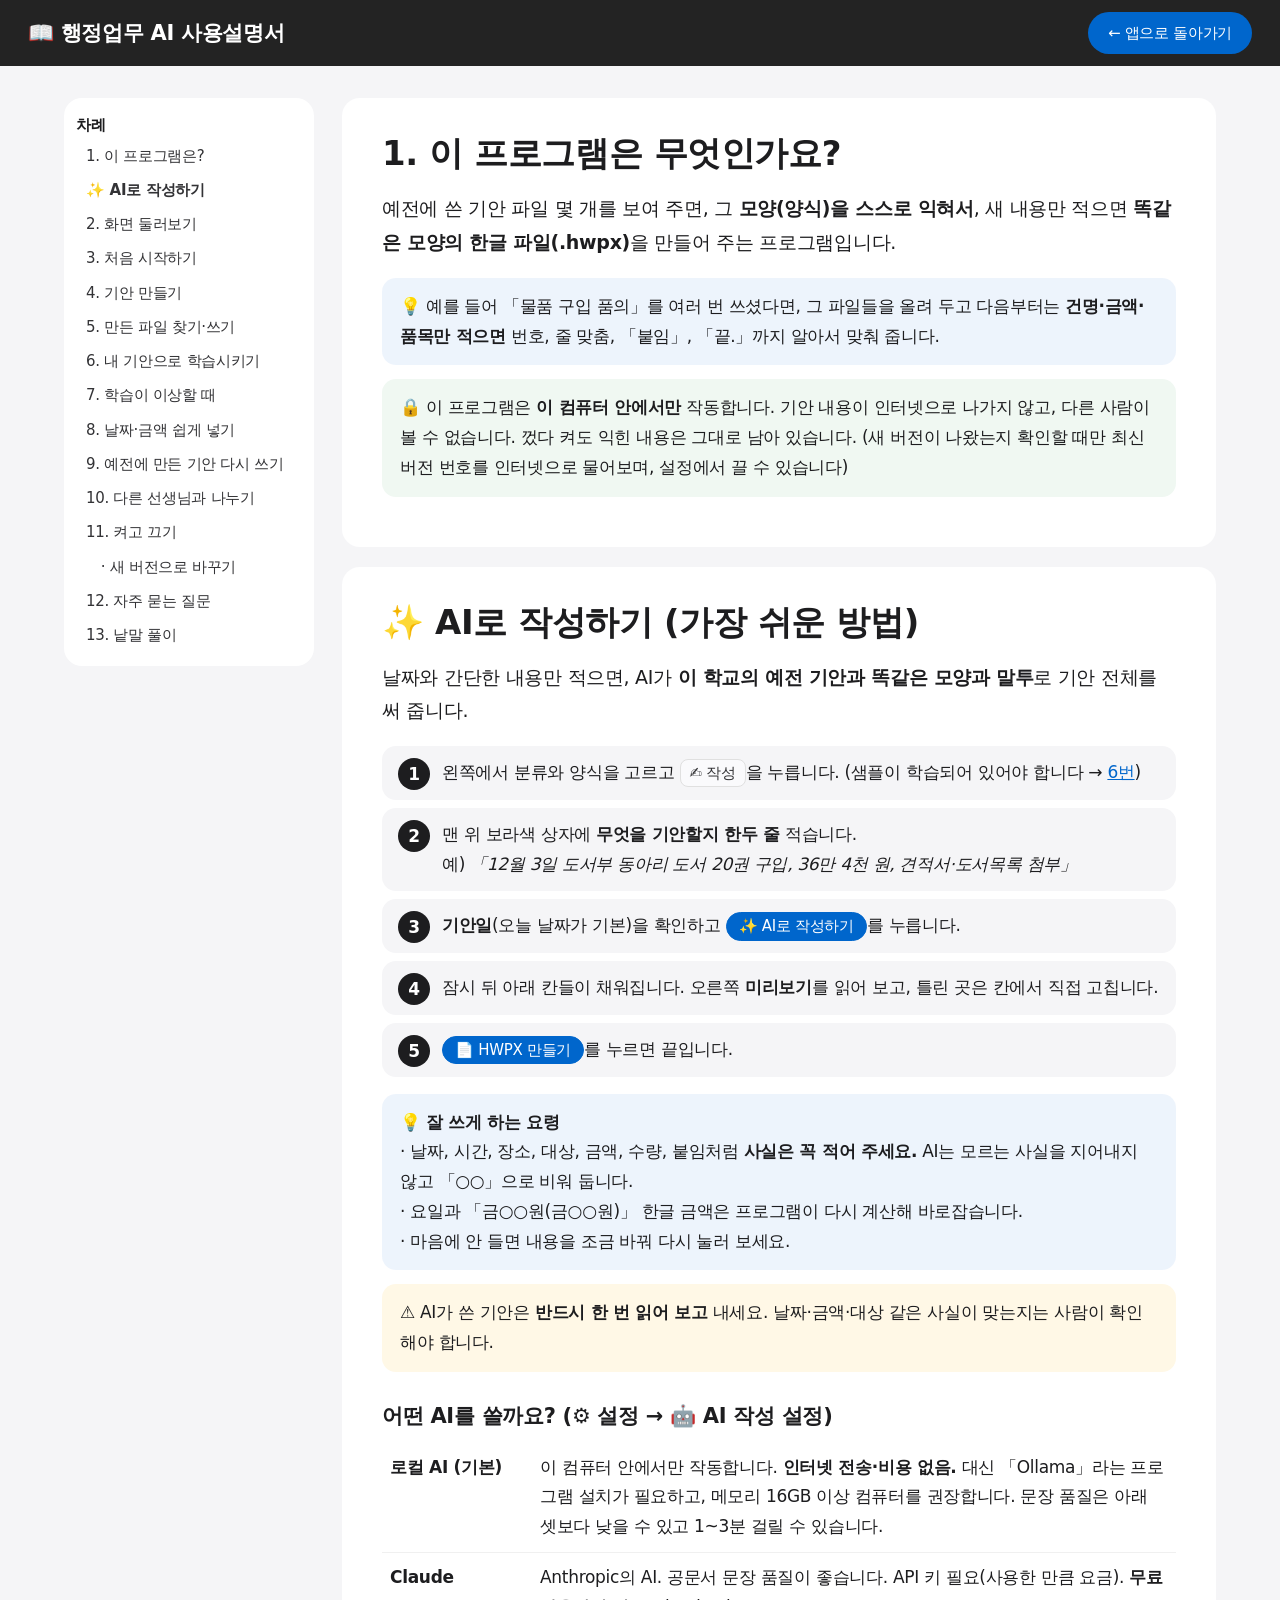
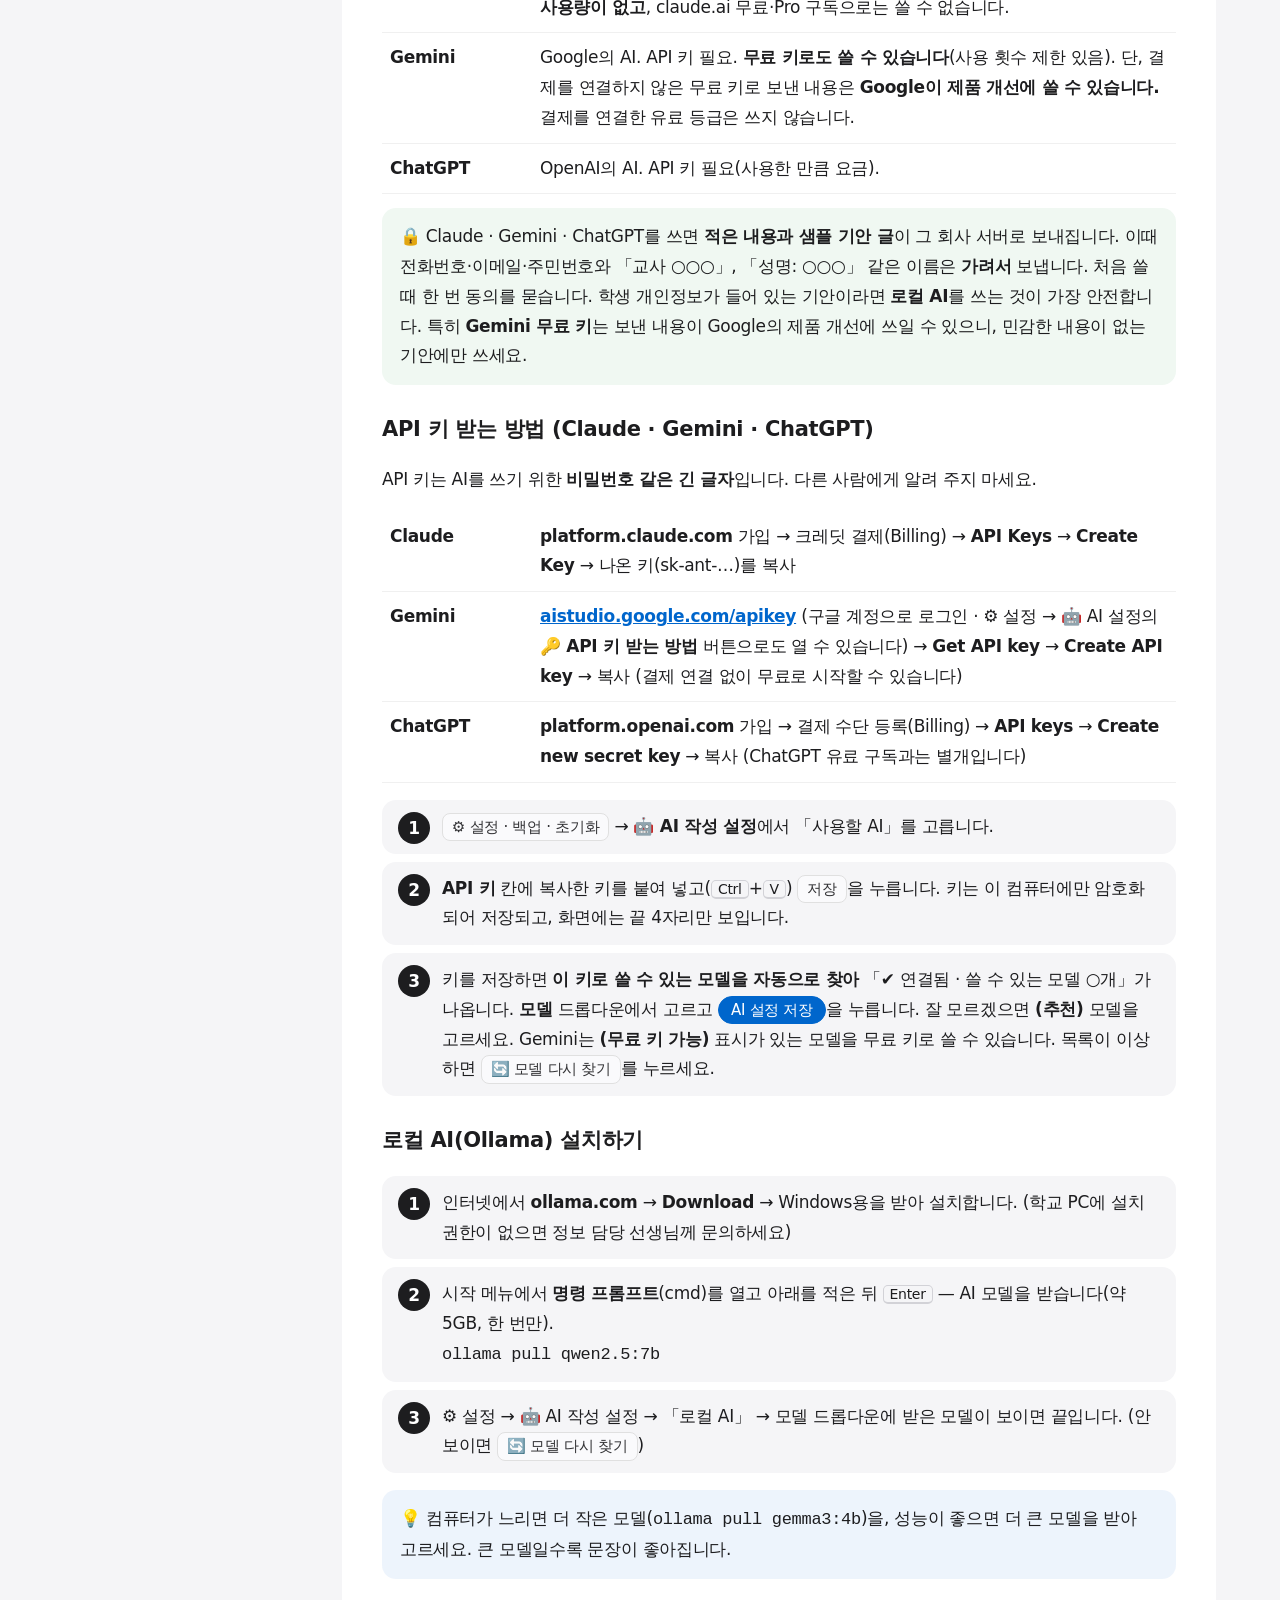
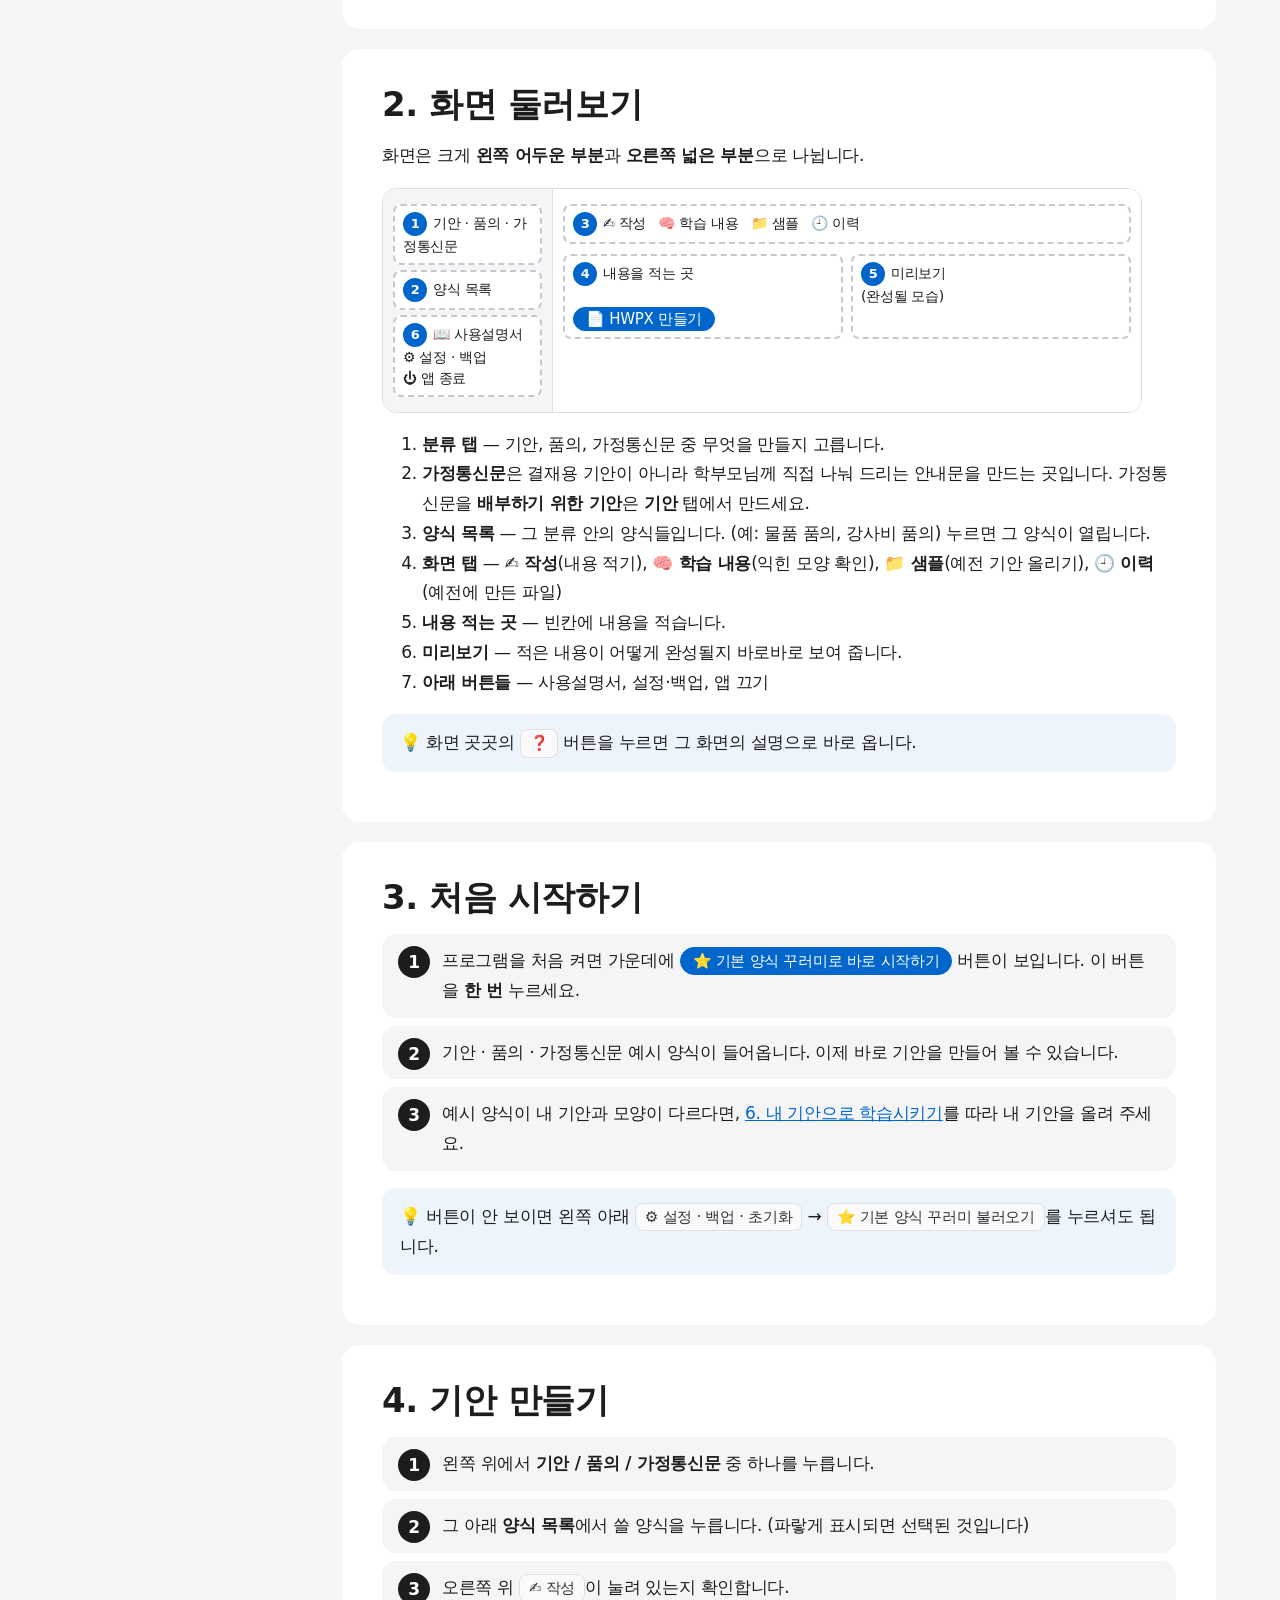
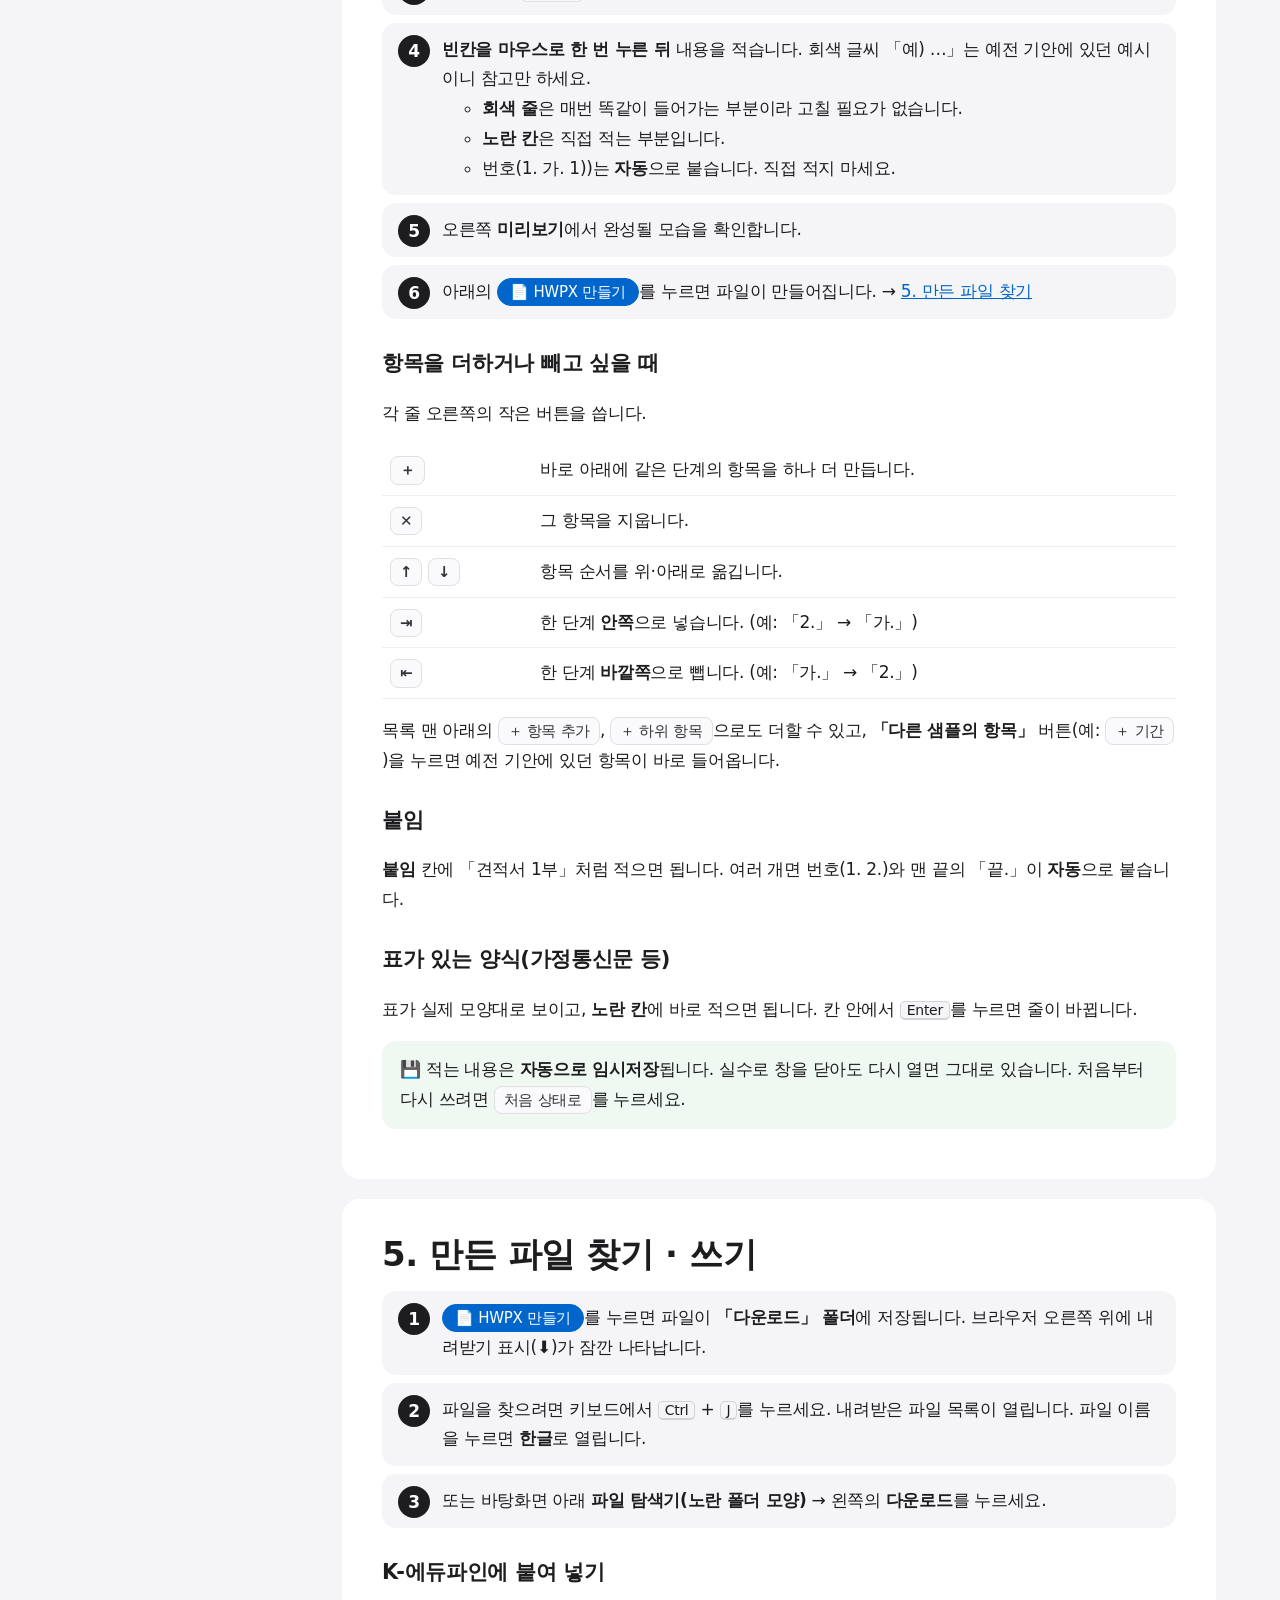
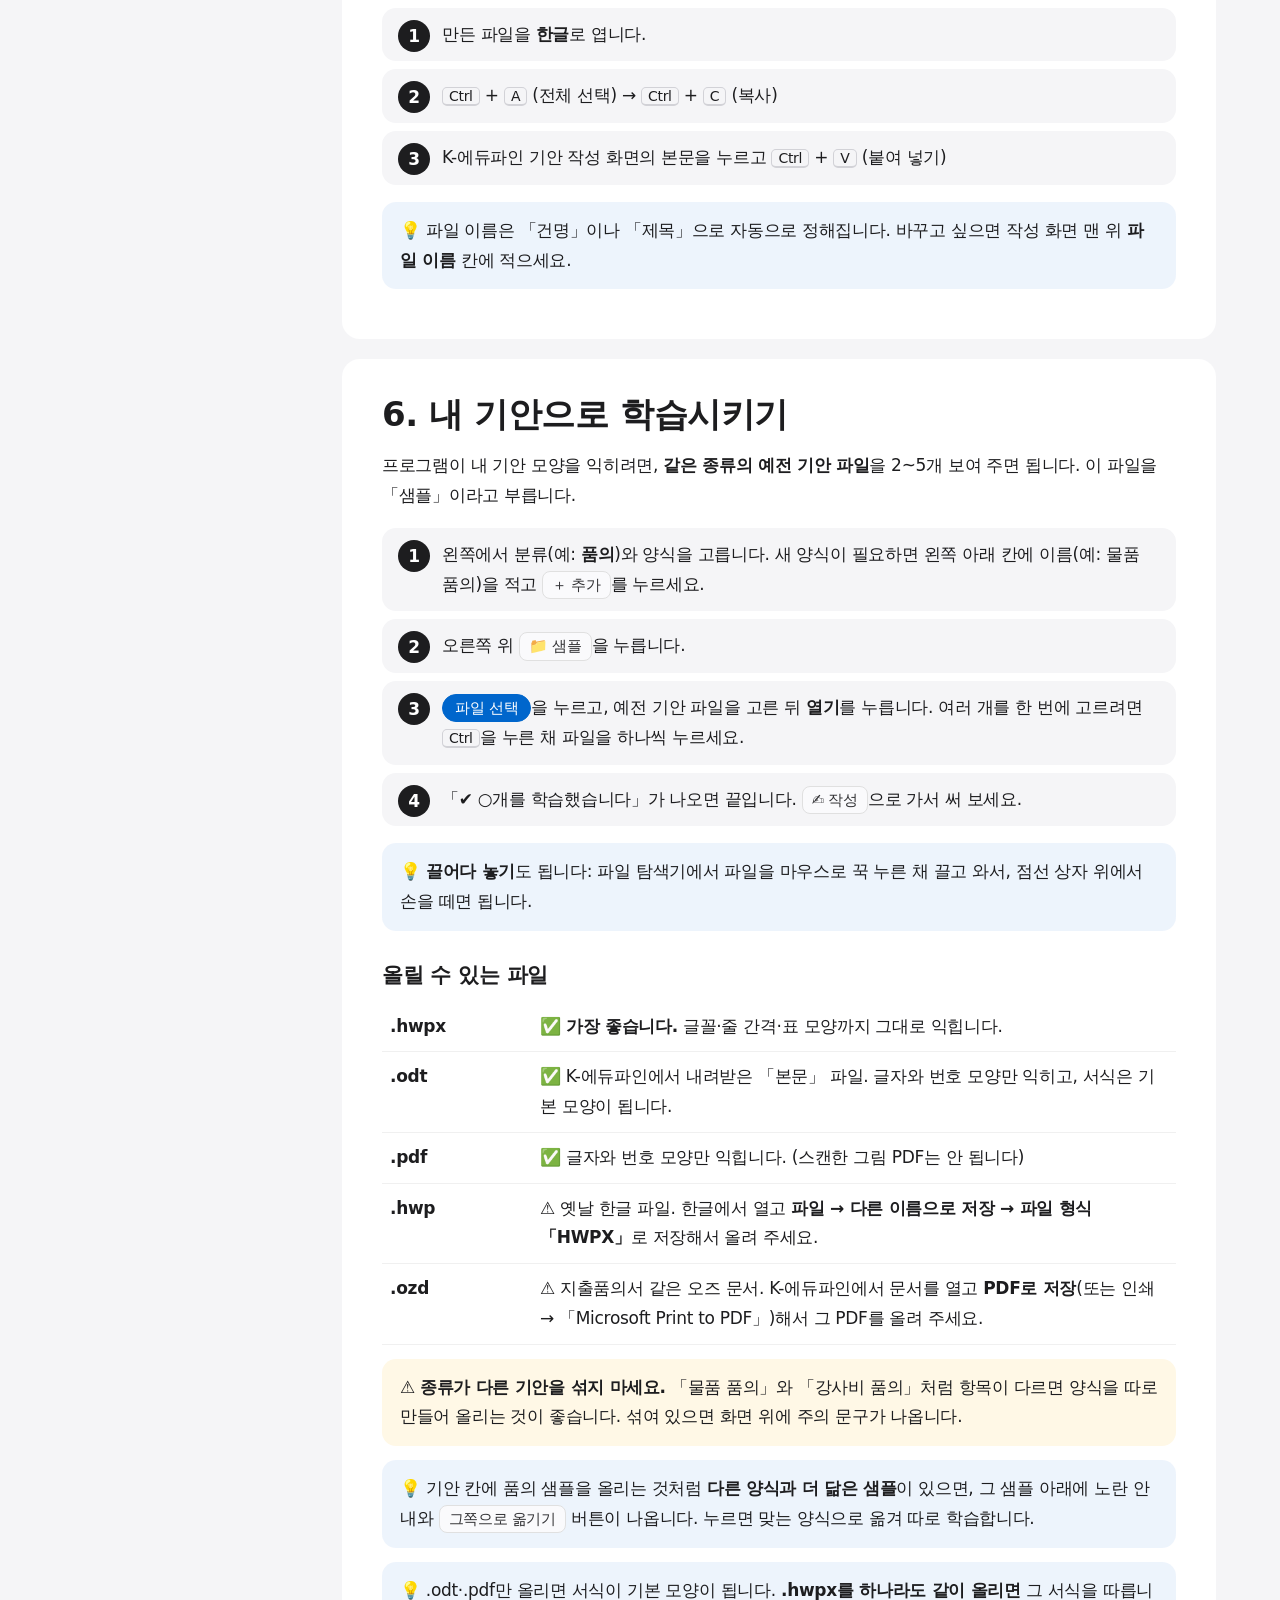
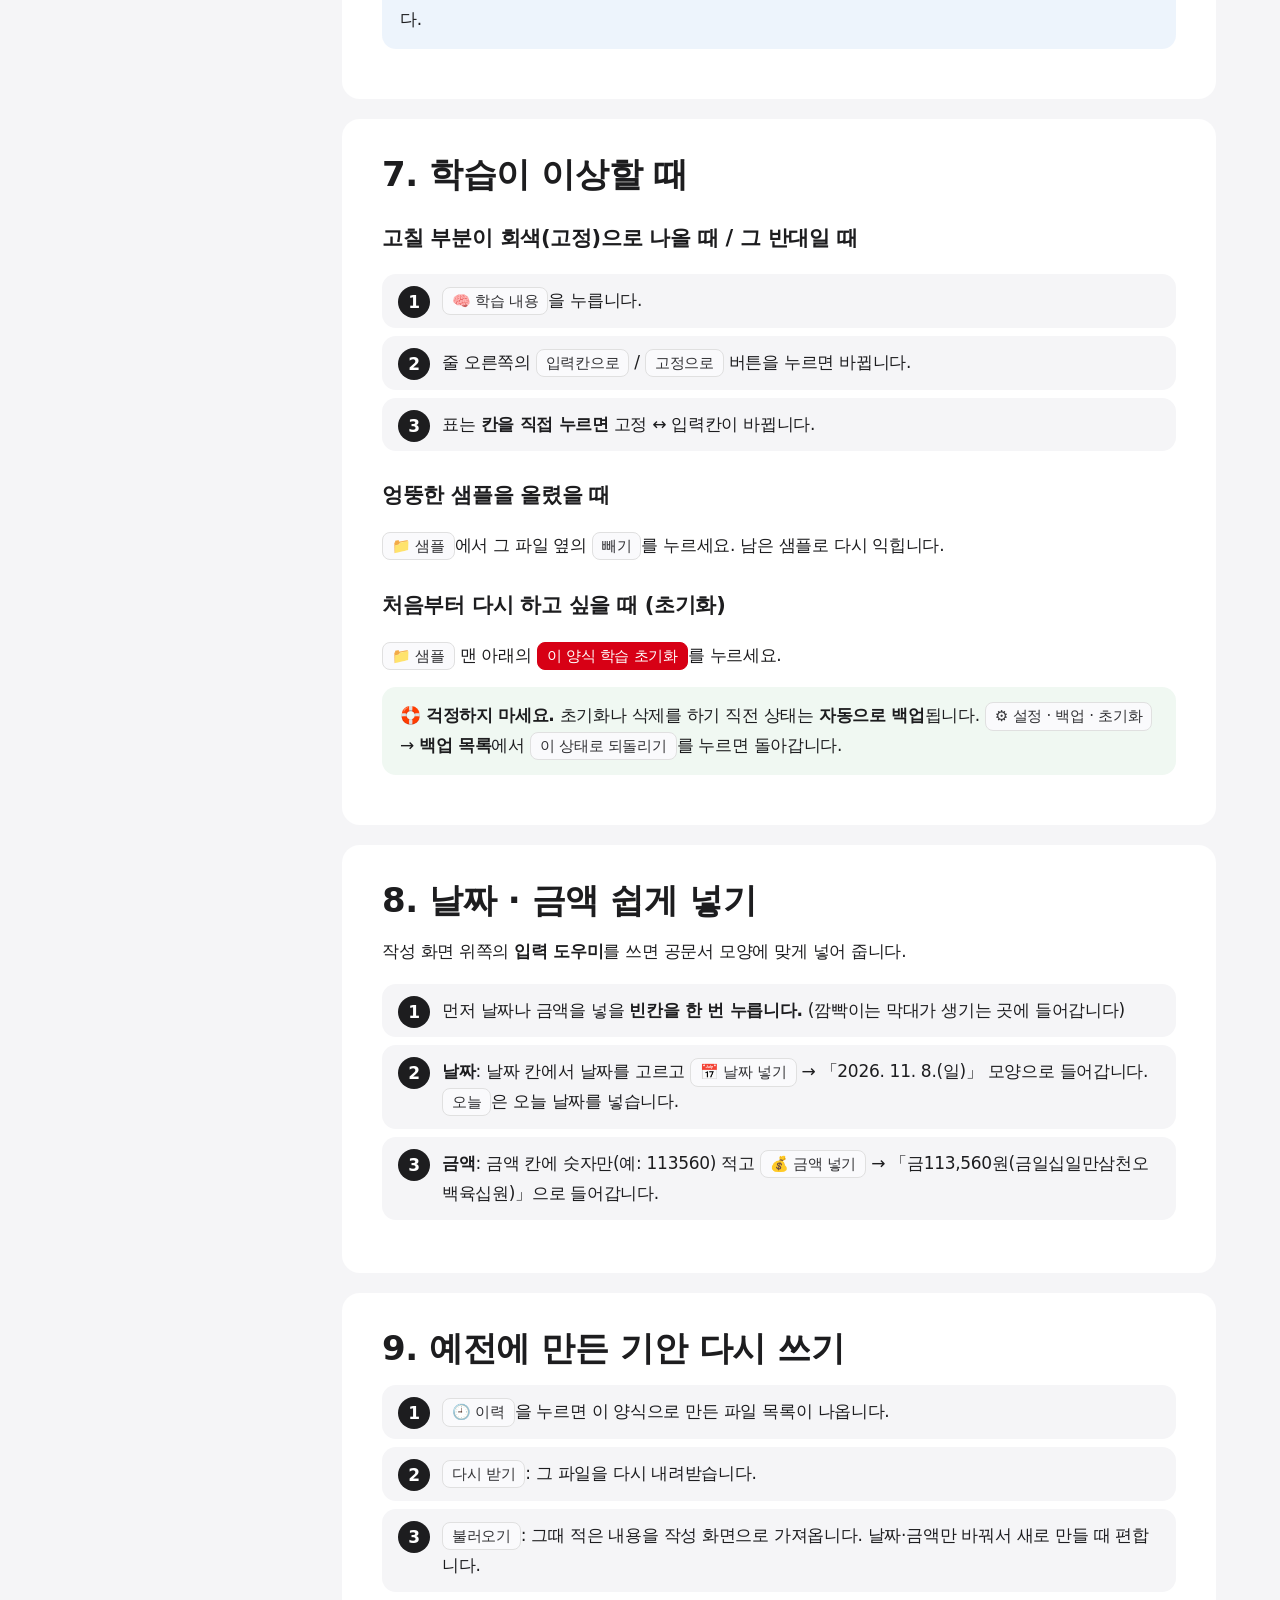
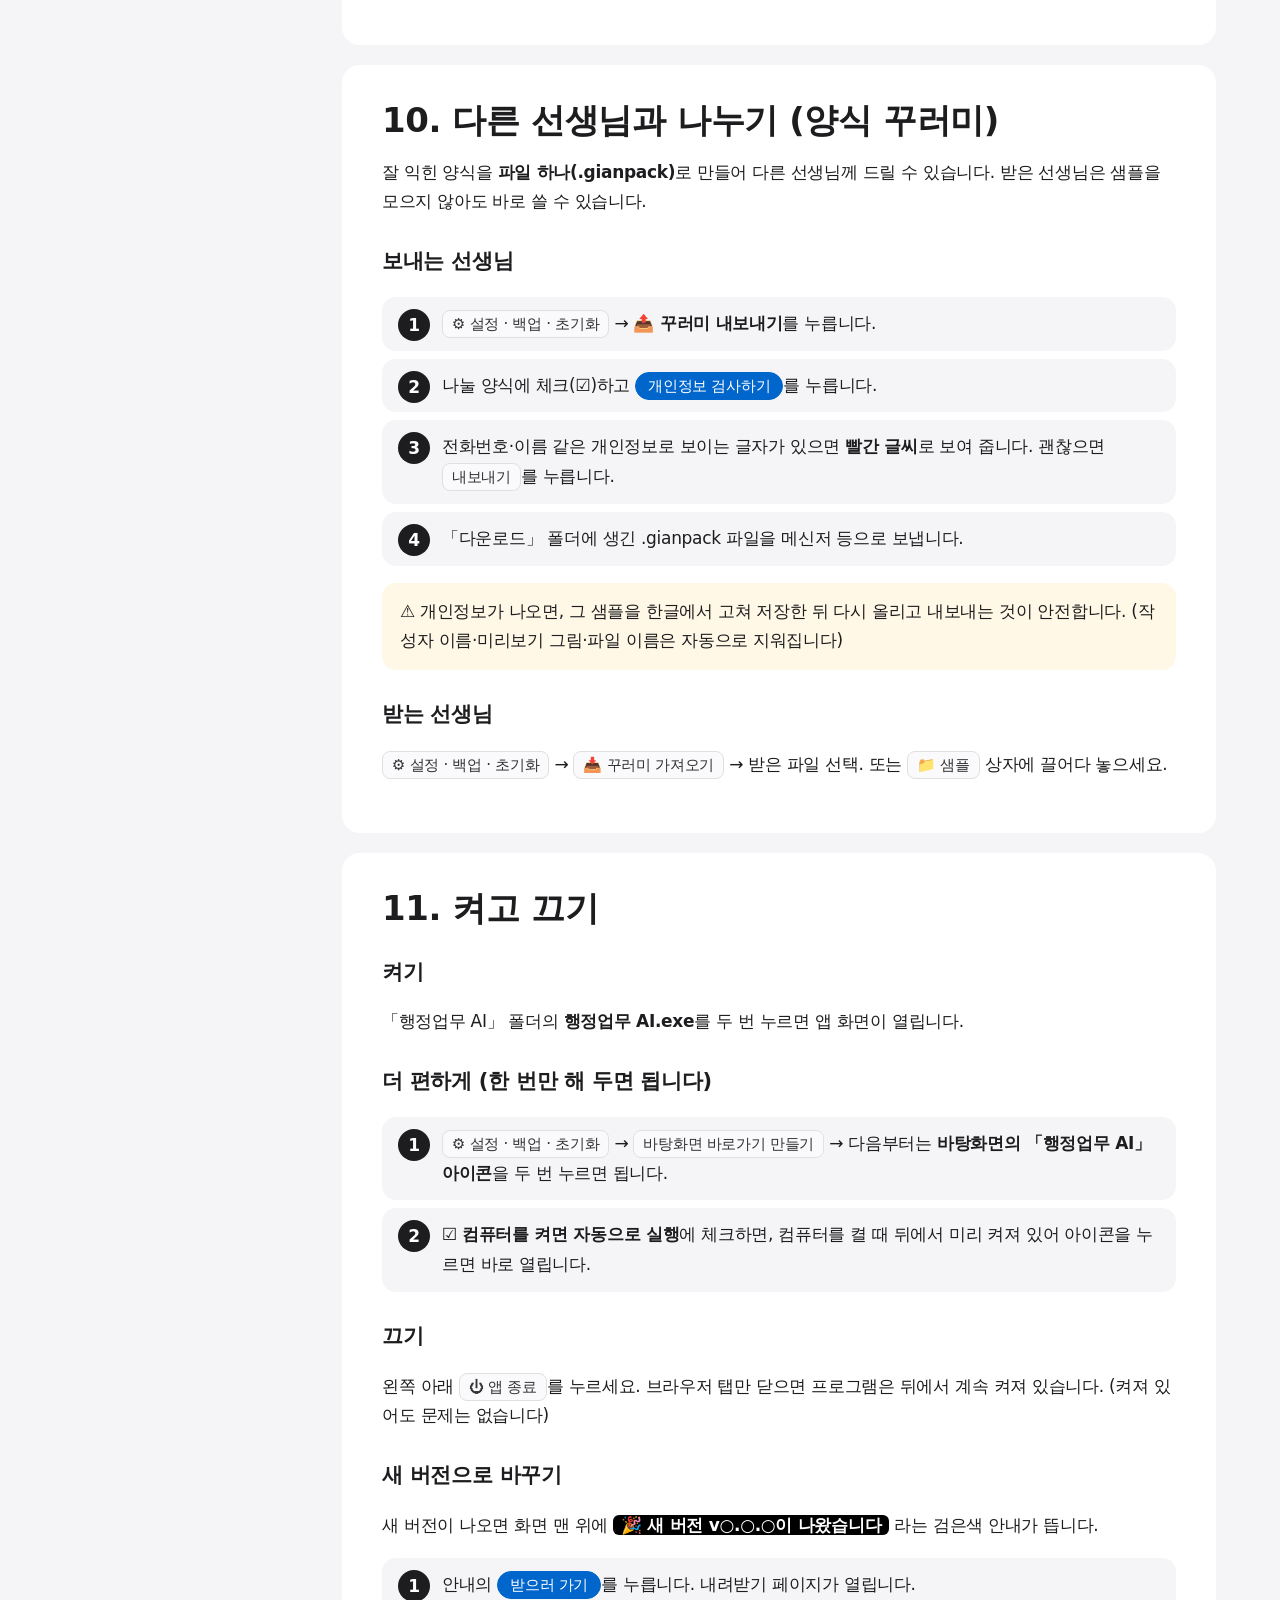
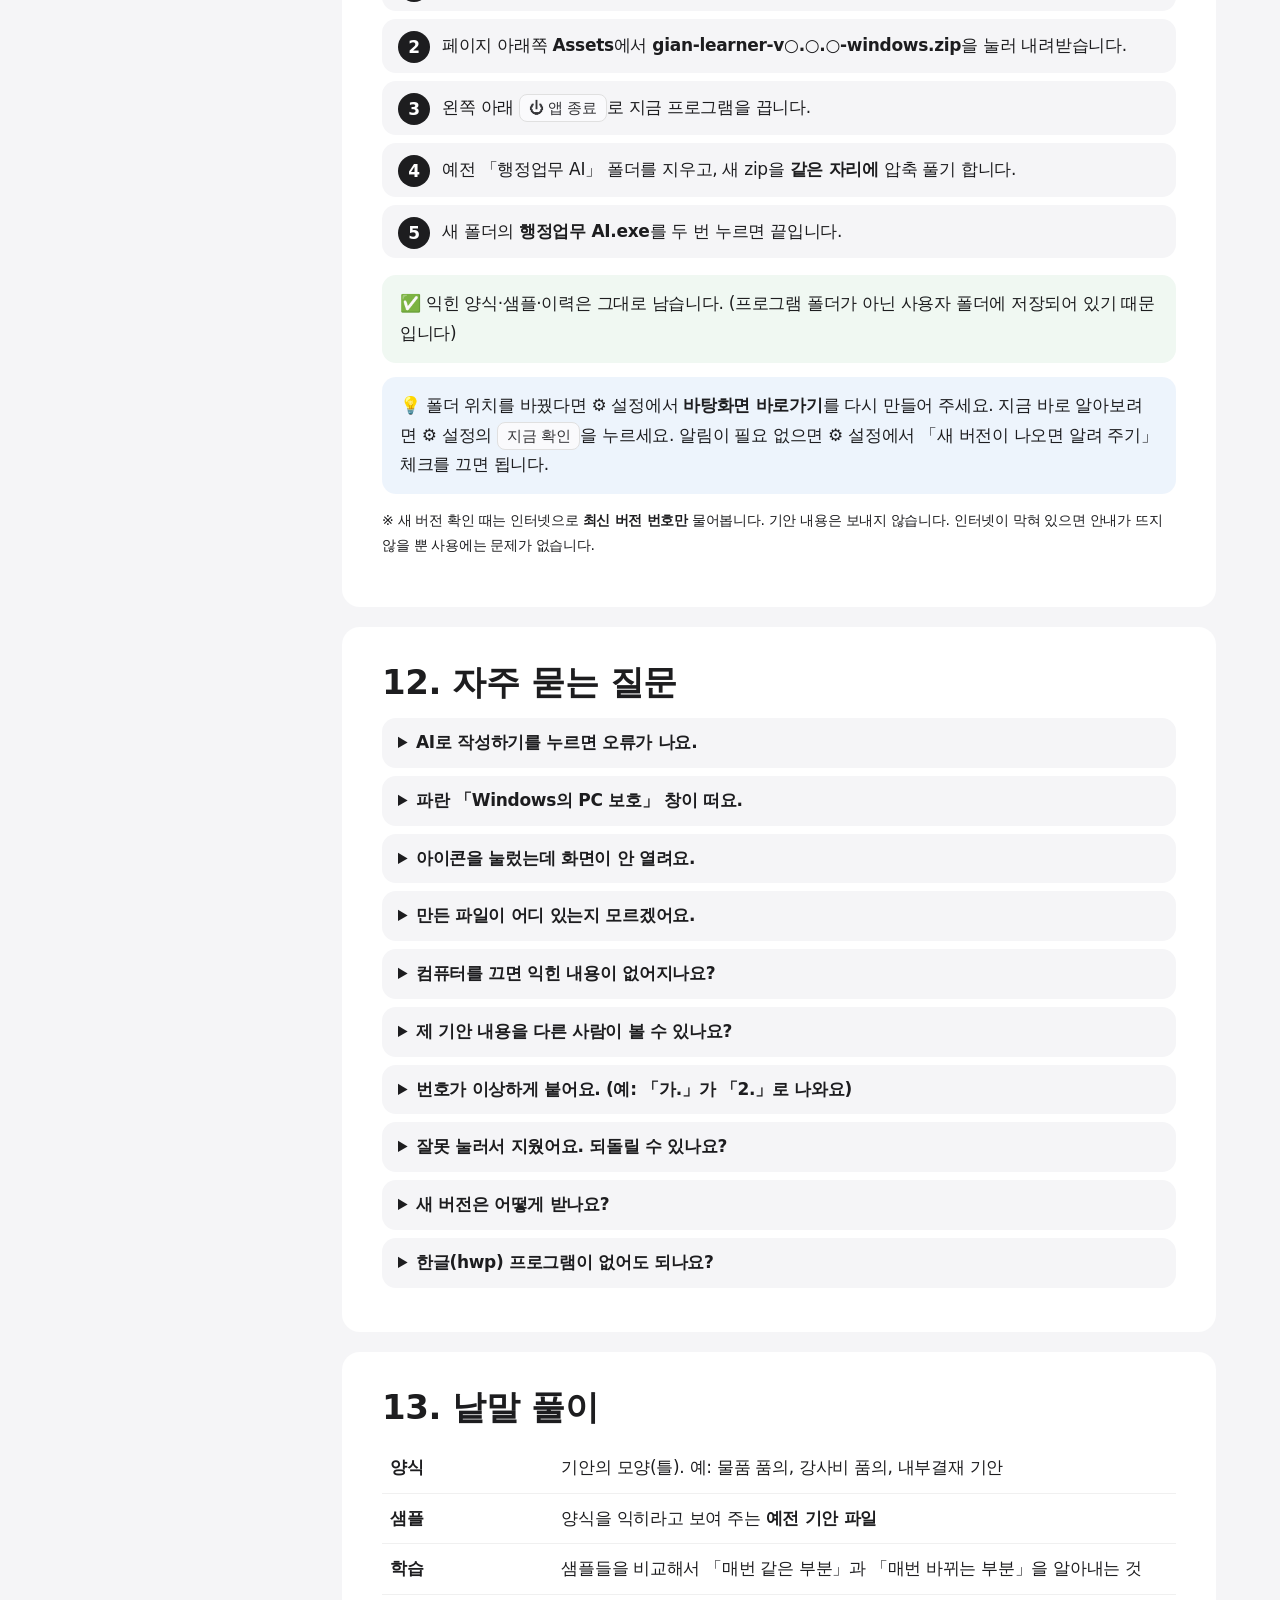
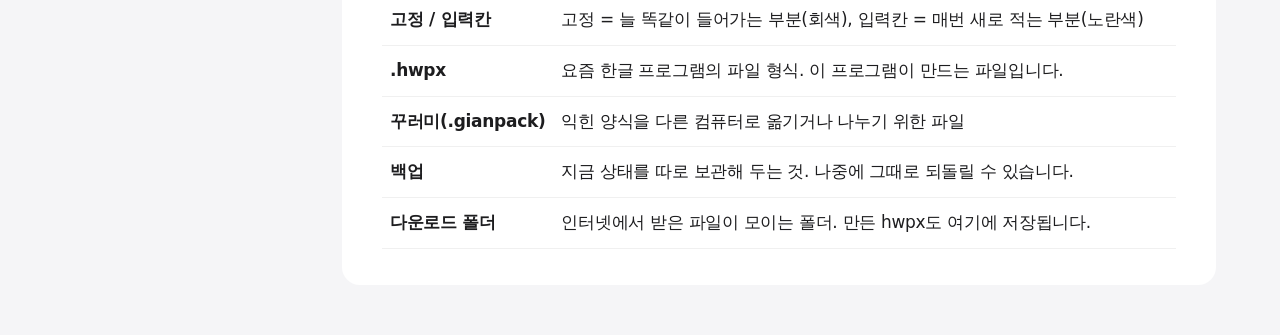
<file: app/static/help.html>
<!DOCTYPE html>
<html lang="ko">
<head>
<meta charset="utf-8">
<meta name="viewport" content="width=device-width, initial-scale=1">
<title>행정업무 AI 사용설명서</title>
<link rel="icon" type="image/png" href="/static/icon.png">
<link rel="icon" href="/favicon.ico">
<style>
  /* 앱 화면과 같은 디자인: 흰 바탕·연회색·검정, 누를 수 있는 것은 파란색 하나 */
  :root { --primary: #0066cc; --primary-focus: #0071e3; --primary-on-dark: #2997ff; --ink: #1d1d1f; --ink-80: #333336;
    --muted: #6e6e73; --line: #e0e0e0; --line-soft: #f0f0f0; --bg: #ffffff; --soft: #f5f5f7; --chip: #e8e8ed;
    --tile: #272729; --black: #000; --tint: rgba(0, 102, 204, .07); --warn: #fff8e6; --ok: #f0f8f2;
    --sans: -apple-system, BlinkMacSystemFont, "SF Pro Text", "Inter", "Pretendard", "Apple SD Gothic Neo", "Segoe UI", "Malgun Gothic", "맑은 고딕", system-ui, sans-serif;
    --display: -apple-system, BlinkMacSystemFont, "SF Pro Display", "Inter", "Pretendard", "Apple SD Gothic Neo", "Segoe UI", "Malgun Gothic", "맑은 고딕", system-ui, sans-serif; }
  * { box-sizing: border-box; }
  body { margin: 0; font-family: var(--sans); font-size: 17px; line-height: 1.75; letter-spacing: -0.3px; color: var(--ink); background: var(--soft); -webkit-font-smoothing: antialiased; }
  header { position: sticky; top: 0; z-index: 5; background: rgba(0, 0, 0, .86); backdrop-filter: saturate(180%) blur(20px); -webkit-backdrop-filter: saturate(180%) blur(20px);
    color: #fff; padding: 12px 28px; display: flex; align-items: center; gap: 14px; }
  header h1 { font-family: var(--display); font-weight: 600; letter-spacing: -0.3px; font-size: 21px; margin: 0; flex: 1; color: #fff; }
  header a.back { background: var(--primary); color: #fff; text-decoration: none; padding: 8px 20px; border-radius: 9999px; font-size: 15px; }
  header a.back:hover { background: var(--primary-focus); }
  .wrap { display: grid; grid-template-columns: 250px 1fr; gap: 28px; max-width: 1200px; margin: 0 auto; padding: 32px 24px; }
  nav.toc { position: sticky; top: 80px; align-self: start; background: var(--bg); border-radius: 18px; padding: 14px 12px; font-size: 15px; }
  nav.toc a { display: block; color: var(--ink-80); text-decoration: none; padding: 4px 10px; border-radius: 8px; }
  nav.toc a:hover { background: var(--soft); color: var(--primary); }
  main section { background: var(--bg); border-radius: 18px; padding: 36px 40px; margin-bottom: 20px; scroll-margin-top: 80px; }
  h2 { font-family: var(--display); font-weight: 600; letter-spacing: -0.4px; font-size: 34px; line-height: 1.15; margin: 0 0 16px; color: var(--ink); }
  h3 { font-family: var(--display); font-weight: 600; letter-spacing: -0.3px; font-size: 21px; margin: 26px 0 8px; color: var(--ink); }
  b, strong { font-weight: 600; }
  a { color: var(--primary); }
  ol.steps { counter-reset: s; list-style: none; padding: 0; }
  ol.steps > li { counter-increment: s; position: relative; padding: 12px 16px 12px 60px; margin: 8px 0; background: var(--soft); border-radius: 14px; }
  ol.steps > li::before { content: counter(s); position: absolute; left: 16px; top: 12px; width: 32px; height: 32px; border-radius: 50%; background: var(--ink); color: #fff; font-weight: 600; text-align: center; line-height: 32px; }
  .btn { display: inline-block; background: #fafafc; border: 1px solid var(--line); border-radius: 8px; padding: 0 9px; font-size: 15px; white-space: nowrap; color: var(--ink-80); }
  .btn.blue { background: var(--primary); color: #fff; border-color: var(--primary); border-radius: 9999px; padding: 0 12px; }
  .tip, .warn, .ok { border-radius: 14px; padding: 14px 18px; margin: 14px 0; }
  .tip { background: var(--tint); }
  .warn { background: var(--warn); }
  .ok { background: var(--ok); }
  kbd { background: var(--soft); border: 1px solid #d2d2d7; border-bottom-width: 2px; border-radius: 5px; padding: 0 6px; font-size: 14px; font-family: var(--sans); }
  /* 화면 그림 (앱과 같은 연회색 사이드바) */
  .mock { display: grid; grid-template-columns: 170px 1fr; gap: 0; border: 1px solid var(--line); border-radius: 14px; overflow: hidden; font-size: 14px; line-height: 1.5; margin: 14px 0; max-width: 760px; }
  .mock .side { background: var(--soft); color: var(--ink); padding: 10px; border-right: 1px solid var(--line); }
  .mock .main { padding: 10px; background: var(--bg); }
  .mock .box { border: 2px dashed #c7c7cc; border-radius: 8px; padding: 6px 8px; margin: 5px 0; position: relative; background: var(--bg); color: var(--ink); }
  .mock .side .box { background: var(--bg); }
  .mock .num { display: inline-block; width: 24px; height: 24px; border-radius: 50%; background: var(--primary); color: #fff; text-align: center; line-height: 24px; font-weight: 600; margin-right: 6px; font-size: 13px; }
  .mock .row { display: flex; gap: 8px; }
  .mock .row .box { flex: 1; }
  table.terms { border-collapse: collapse; width: 100%; }
  table.terms td { border-bottom: 1px solid var(--line-soft); padding: 10px 8px; vertical-align: top; }
  table.terms td:first-child { font-weight: 600; white-space: nowrap; width: 150px; color: var(--ink); }
  details { border-radius: 14px; padding: 10px 16px; margin: 8px 0; background: var(--soft); }
  details summary { cursor: pointer; font-weight: 600; color: var(--ink); }
  details[open] summary { margin-bottom: 6px; color: var(--primary); }
  .big { font-size: 19px; }
  @media (max-width: 900px) { .wrap { grid-template-columns: 1fr; } nav.toc { position: static; } main section { padding: 24px; } }
  @media print { header, nav.toc { display: none; } .wrap { display: block; } section { break-inside: avoid; } }
</style>
</head>
<body>
<header>
  <h1>📖 행정업무 AI 사용설명서</h1>
  <a class="back" href="/">← 앱으로 돌아가기</a>
</header>
<div class="wrap">
<nav class="toc">
  <b>차례</b>
  <a href="#what">1. 이 프로그램은?</a>
  <a href="#ai"><b>✨ AI로 작성하기</b></a>
  <a href="#screen">2. 화면 둘러보기</a>
  <a href="#start">3. 처음 시작하기</a>
  <a href="#write">4. 기안 만들기</a>
  <a href="#file">5. 만든 파일 찾기·쓰기</a>
  <a href="#samples">6. 내 기안으로 학습시키기</a>
  <a href="#learn">7. 학습이 이상할 때</a>
  <a href="#helper">8. 날짜·금액 쉽게 넣기</a>
  <a href="#history">9. 예전에 만든 기안 다시 쓰기</a>
  <a href="#share">10. 다른 선생님과 나누기</a>
  <a href="#onoff">11. 켜고 끄기</a>
  <a href="#update">　· 새 버전으로 바꾸기</a>
  <a href="#faq">12. 자주 묻는 질문</a>
  <a href="#terms">13. 낱말 풀이</a>
</nav>

<main>
<section id="what">
  <h2>1. 이 프로그램은 무엇인가요?</h2>
  <p class="big">예전에 쓴 기안 파일 몇 개를 보여 주면, 그 <b>모양(양식)을 스스로 익혀서</b>,
    새 내용만 적으면 <b>똑같은 모양의 한글 파일(.hwpx)</b>을 만들어 주는 프로그램입니다.</p>
  <div class="tip">💡 예를 들어 「물품 구입 품의」를 여러 번 쓰셨다면, 그 파일들을 올려 두고
    다음부터는 <b>건명·금액·품목만 적으면</b> 번호, 줄 맞춤, 「붙임」, 「끝.」까지 알아서 맞춰 줍니다.</div>
  <div class="ok">🔒 이 프로그램은 <b>이 컴퓨터 안에서만</b> 작동합니다. 기안 내용이 인터넷으로 나가지 않고,
    다른 사람이 볼 수 없습니다. 껐다 켜도 익힌 내용은 그대로 남아 있습니다.
    (새 버전이 나왔는지 확인할 때만 최신 버전 번호를 인터넷으로 물어보며, 설정에서 끌 수 있습니다)</div>
</section>

<section id="ai">
  <h2>✨ AI로 작성하기 (가장 쉬운 방법)</h2>
  <p class="big">날짜와 간단한 내용만 적으면, AI가 <b>이 학교의 예전 기안과 똑같은 모양과 말투</b>로 기안 전체를 써 줍니다.</p>
  <ol class="steps">
    <li>왼쪽에서 분류와 양식을 고르고 <span class="btn">✍ 작성</span>을 누릅니다. (샘플이 학습되어 있어야 합니다 → <a href="#samples">6번</a>)</li>
    <li>맨 위 보라색 상자에 <b>무엇을 기안할지 한두 줄</b> 적습니다.<br>
      예) <i>「12월 3일 도서부 동아리 도서 20권 구입, 36만 4천 원, 견적서·도서목록 첨부」</i></li>
    <li><b>기안일</b>(오늘 날짜가 기본)을 확인하고 <span class="btn blue">✨ AI로 작성하기</span>를 누릅니다.</li>
    <li>잠시 뒤 아래 칸들이 채워집니다. 오른쪽 <b>미리보기</b>를 읽어 보고, 틀린 곳은 칸에서 직접 고칩니다.</li>
    <li><span class="btn blue">📄 HWPX 만들기</span>를 누르면 끝입니다.</li>
  </ol>
  <div class="tip">💡 <b>잘 쓰게 하는 요령</b><br>
    · 날짜, 시간, 장소, 대상, 금액, 수량, 붙임처럼 <b>사실은 꼭 적어 주세요.</b> AI는 모르는 사실을 지어내지 않고 「○○」으로 비워 둡니다.<br>
    · 요일과 「금○○원(금○○원)」 한글 금액은 프로그램이 다시 계산해 바로잡습니다.<br>
    · 마음에 안 들면 내용을 조금 바꿔 다시 눌러 보세요.</div>
  <div class="warn">⚠ AI가 쓴 기안은 <b>반드시 한 번 읽어 보고</b> 내세요. 날짜·금액·대상 같은 사실이 맞는지는 사람이 확인해야 합니다.</div>

  <h3>어떤 AI를 쓸까요? (⚙ 설정 → 🤖 AI 작성 설정)</h3>
  <table class="terms">
    <tr><td>로컬 AI (기본)</td><td>이 컴퓨터 안에서만 작동합니다. <b>인터넷 전송·비용 없음.</b> 대신 「Ollama」라는 프로그램 설치가 필요하고, 메모리 16GB 이상 컴퓨터를 권장합니다. 문장 품질은 아래 셋보다 낮을 수 있고 1~3분 걸릴 수 있습니다.</td></tr>
    <tr><td>Claude</td><td>Anthropic의 AI. 공문서 문장 품질이 좋습니다. API 키 필요(사용한 만큼 요금). <b>무료 사용량이 없고</b>, claude.ai 무료·Pro 구독으로는 쓸 수 없습니다.</td></tr>
    <tr><td>Gemini</td><td>Google의 AI. API 키 필요. <b>무료 키로도 쓸 수 있습니다</b>(사용 횟수 제한 있음). 단, 결제를 연결하지 않은 무료 키로 보낸 내용은 <b>Google이 제품 개선에 쓸 수 있습니다.</b> 결제를 연결한 유료 등급은 쓰지 않습니다.</td></tr>
    <tr><td>ChatGPT</td><td>OpenAI의 AI. API 키 필요(사용한 만큼 요금).</td></tr>
  </table>
  <div class="ok">🔒 Claude · Gemini · ChatGPT를 쓰면 <b>적은 내용과 샘플 기안 글</b>이 그 회사 서버로 보내집니다.
    이때 전화번호·이메일·주민번호와 「교사 ○○○」, 「성명: ○○○」 같은 이름은 <b>가려서</b> 보냅니다. 처음 쓸 때 한 번 동의를 묻습니다.
    학생 개인정보가 들어 있는 기안이라면 <b>로컬 AI</b>를 쓰는 것이 가장 안전합니다.
    특히 <b>Gemini 무료 키</b>는 보낸 내용이 Google의 제품 개선에 쓰일 수 있으니, 민감한 내용이 없는 기안에만 쓰세요.</div>

  <h3>API 키 받는 방법 (Claude · Gemini · ChatGPT)</h3>
  <p>API 키는 AI를 쓰기 위한 <b>비밀번호 같은 긴 글자</b>입니다. 다른 사람에게 알려 주지 마세요.</p>
  <table class="terms">
    <tr><td>Claude</td><td><b>platform.claude.com</b> 가입 → 크레딧 결제(Billing) → <b>API Keys</b> → <b>Create Key</b> → 나온 키(sk-ant-…)를 복사</td></tr>
    <tr><td>Gemini</td><td><a href="https://aistudio.google.com/apikey" target="_blank" rel="noopener noreferrer"><b>aistudio.google.com/apikey</b></a> (구글 계정으로 로그인 · ⚙ 설정 → 🤖 AI 설정의 <b>🔑 API 키 받는 방법</b> 버튼으로도 열 수 있습니다) → <b>Get API key</b> → <b>Create API key</b> → 복사 (결제 연결 없이 무료로 시작할 수 있습니다)</td></tr>
    <tr><td>ChatGPT</td><td><b>platform.openai.com</b> 가입 → 결제 수단 등록(Billing) → <b>API keys</b> → <b>Create new secret key</b> → 복사 (ChatGPT 유료 구독과는 별개입니다)</td></tr>
  </table>
  <ol class="steps">
    <li><span class="btn">⚙ 설정 · 백업 · 초기화</span> → <b>🤖 AI 작성 설정</b>에서 「사용할 AI」를 고릅니다.</li>
    <li><b>API 키</b> 칸에 복사한 키를 붙여 넣고(<kbd>Ctrl</kbd>+<kbd>V</kbd>) <span class="btn">저장</span>을 누릅니다. 키는 이 컴퓨터에만 암호화되어 저장되고, 화면에는 끝 4자리만 보입니다.</li>
    <li>키를 저장하면 <b>이 키로 쓸 수 있는 모델을 자동으로 찾아</b> 「✔ 연결됨 · 쓸 수 있는 모델 ○개」가 나옵니다.
      <b>모델</b> 드롭다운에서 고르고 <span class="btn blue">AI 설정 저장</span>을 누릅니다. 잘 모르겠으면 <b>(추천)</b> 모델을 고르세요.
      Gemini는 <b>(무료 키 가능)</b> 표시가 있는 모델을 무료 키로 쓸 수 있습니다. 목록이 이상하면 <span class="btn">🔄 모델 다시 찾기</span>를 누르세요.</li>
  </ol>

  <h3>로컬 AI(Ollama) 설치하기</h3>
  <ol class="steps">
    <li>인터넷에서 <b>ollama.com</b> → <b>Download</b> → Windows용을 받아 설치합니다. (학교 PC에 설치 권한이 없으면 정보 담당 선생님께 문의하세요)</li>
    <li>시작 메뉴에서 <b>명령 프롬프트</b>(cmd)를 열고 아래를 적은 뒤 <kbd>Enter</kbd> — AI 모델을 받습니다(약 5GB, 한 번만).<br>
      <code>ollama pull qwen2.5:7b</code></li>
    <li>⚙ 설정 → 🤖 AI 작성 설정 → 「로컬 AI」 → 모델 드롭다운에 받은 모델이 보이면 끝입니다. (안 보이면 <span class="btn">🔄 모델 다시 찾기</span>)</li>
  </ol>
  <div class="tip">💡 컴퓨터가 느리면 더 작은 모델(<code>ollama pull gemma3:4b</code>)을, 성능이 좋으면 더 큰 모델을 받아 고르세요. 큰 모델일수록 문장이 좋아집니다.</div>
</section>

<section id="screen">
  <h2>2. 화면 둘러보기</h2>
  <p>화면은 크게 <b>왼쪽 어두운 부분</b>과 <b>오른쪽 넓은 부분</b>으로 나뉩니다.</p>
  <div class="mock">
    <div class="side">
      <div class="box"><span class="num">1</span>기안 · 품의 · 가정통신문</div>
      <div class="box"><span class="num">2</span>양식 목록</div>
      <div class="box"><span class="num">6</span>📖 사용설명서<br>⚙ 설정 · 백업<br>⏻ 앱 종료</div>
    </div>
    <div class="main">
      <div class="box"><span class="num">3</span>✍ 작성 &nbsp; 🧠 학습 내용 &nbsp; 📁 샘플 &nbsp; 🕘 이력</div>
      <div class="row">
        <div class="box"><span class="num">4</span>내용을 적는 곳<br><br><span class="btn blue">📄 HWPX 만들기</span></div>
        <div class="box"><span class="num">5</span>미리보기<br>(완성될 모습)</div>
      </div>
    </div>
  </div>
  <ol>
    <li><b>분류 탭</b> — 기안, 품의, 가정통신문 중 무엇을 만들지 고릅니다.</li>
    <li><b>가정통신문</b>은 결재용 기안이 아니라 학부모님께 직접 나눠 드리는 안내문을 만드는 곳입니다. 가정통신문을 <b>배부하기 위한 기안</b>은 <b>기안</b> 탭에서 만드세요.</li>
    <li><b>양식 목록</b> — 그 분류 안의 양식들입니다. (예: 물품 품의, 강사비 품의) 누르면 그 양식이 열립니다.</li>
    <li><b>화면 탭</b> — <b>✍ 작성</b>(내용 적기), <b>🧠 학습 내용</b>(익힌 모양 확인), <b>📁 샘플</b>(예전 기안 올리기), <b>🕘 이력</b>(예전에 만든 파일)</li>
    <li><b>내용 적는 곳</b> — 빈칸에 내용을 적습니다.</li>
    <li><b>미리보기</b> — 적은 내용이 어떻게 완성될지 바로바로 보여 줍니다.</li>
    <li><b>아래 버튼들</b> — 사용설명서, 설정·백업, 앱 끄기</li>
  </ol>
  <div class="tip">💡 화면 곳곳의 <span class="btn">❓</span> 버튼을 누르면 그 화면의 설명으로 바로 옵니다.</div>
</section>

<section id="start">
  <h2>3. 처음 시작하기</h2>
  <ol class="steps">
    <li>프로그램을 처음 켜면 가운데에 <span class="btn blue">⭐ 기본 양식 꾸러미로 바로 시작하기</span> 버튼이 보입니다. 이 버튼을 <b>한 번</b> 누르세요.</li>
    <li>기안 · 품의 · 가정통신문 예시 양식이 들어옵니다. 이제 바로 기안을 만들어 볼 수 있습니다.</li>
    <li>예시 양식이 내 기안과 모양이 다르다면, <a href="#samples">6. 내 기안으로 학습시키기</a>를 따라 내 기안을 올려 주세요.</li>
  </ol>
  <div class="tip">💡 버튼이 안 보이면 왼쪽 아래 <span class="btn">⚙ 설정 · 백업 · 초기화</span> → <span class="btn">⭐ 기본 양식 꾸러미 불러오기</span>를 누르셔도 됩니다.</div>
</section>

<section id="write">
  <h2>4. 기안 만들기</h2>
  <ol class="steps">
    <li>왼쪽 위에서 <b>기안 / 품의 / 가정통신문</b> 중 하나를 누릅니다.</li>
    <li>그 아래 <b>양식 목록</b>에서 쓸 양식을 누릅니다. (파랗게 표시되면 선택된 것입니다)</li>
    <li>오른쪽 위 <span class="btn">✍ 작성</span>이 눌려 있는지 확인합니다.</li>
    <li><b>빈칸을 마우스로 한 번 누른 뒤</b> 내용을 적습니다. 회색 글씨 「예) …」는 예전 기안에 있던 예시이니 참고만 하세요.
      <ul>
        <li><b>회색 줄</b>은 매번 똑같이 들어가는 부분이라 고칠 필요가 없습니다.</li>
        <li><b>노란 칸</b>은 직접 적는 부분입니다.</li>
        <li>번호(1. 가. 1))는 <b>자동</b>으로 붙습니다. 직접 적지 마세요.</li>
      </ul>
    </li>
    <li>오른쪽 <b>미리보기</b>에서 완성될 모습을 확인합니다.</li>
    <li>아래의 <span class="btn blue">📄 HWPX 만들기</span>를 누르면 파일이 만들어집니다. → <a href="#file">5. 만든 파일 찾기</a></li>
  </ol>
  <h3>항목을 더하거나 빼고 싶을 때</h3>
  <p>각 줄 오른쪽의 작은 버튼을 씁니다.</p>
  <table class="terms">
    <tr><td><span class="btn">＋</span></td><td>바로 아래에 같은 단계의 항목을 하나 더 만듭니다.</td></tr>
    <tr><td><span class="btn">✕</span></td><td>그 항목을 지웁니다.</td></tr>
    <tr><td><span class="btn">↑</span> <span class="btn">↓</span></td><td>항목 순서를 위·아래로 옮깁니다.</td></tr>
    <tr><td><span class="btn">⇥</span></td><td>한 단계 <b>안쪽</b>으로 넣습니다. (예: 「2.」 → 「가.」)</td></tr>
    <tr><td><span class="btn">⇤</span></td><td>한 단계 <b>바깥쪽</b>으로 뺍니다. (예: 「가.」 → 「2.」)</td></tr>
  </table>
  <p>목록 맨 아래의 <span class="btn">＋ 항목 추가</span>, <span class="btn">＋ 하위 항목</span>으로도 더할 수 있고,
    <b>「다른 샘플의 항목」</b> 버튼(예: <span class="btn">＋ 기간</span>)을 누르면 예전 기안에 있던 항목이 바로 들어옵니다.</p>
  <h3>붙임</h3>
  <p><b>붙임</b> 칸에 「견적서 1부」처럼 적으면 됩니다. 여러 개면 번호(1. 2.)와 맨 끝의 「끝.」이 <b>자동</b>으로 붙습니다.</p>
  <h3>표가 있는 양식(가정통신문 등)</h3>
  <p>표가 실제 모양대로 보이고, <b>노란 칸</b>에 바로 적으면 됩니다. 칸 안에서 <kbd>Enter</kbd>를 누르면 줄이 바뀝니다.</p>
  <div class="ok">💾 적는 내용은 <b>자동으로 임시저장</b>됩니다. 실수로 창을 닫아도 다시 열면 그대로 있습니다.
    처음부터 다시 쓰려면 <span class="btn">처음 상태로</span>를 누르세요.</div>
</section>

<section id="file">
  <h2>5. 만든 파일 찾기 · 쓰기</h2>
  <ol class="steps">
    <li><span class="btn blue">📄 HWPX 만들기</span>를 누르면 파일이 <b>「다운로드」 폴더</b>에 저장됩니다.
      브라우저 오른쪽 위에 내려받기 표시(⬇)가 잠깐 나타납니다.</li>
    <li>파일을 찾으려면 키보드에서 <kbd>Ctrl</kbd> + <kbd>J</kbd>를 누르세요. 내려받은 파일 목록이 열립니다. 파일 이름을 누르면 <b>한글</b>로 열립니다.</li>
    <li>또는 바탕화면 아래 <b>파일 탐색기(노란 폴더 모양)</b> → 왼쪽의 <b>다운로드</b>를 누르세요.</li>
  </ol>
  <h3>K-에듀파인에 붙여 넣기</h3>
  <ol class="steps">
    <li>만든 파일을 <b>한글</b>로 엽니다.</li>
    <li><kbd>Ctrl</kbd> + <kbd>A</kbd> (전체 선택) → <kbd>Ctrl</kbd> + <kbd>C</kbd> (복사)</li>
    <li>K-에듀파인 기안 작성 화면의 본문을 누르고 <kbd>Ctrl</kbd> + <kbd>V</kbd> (붙여 넣기)</li>
  </ol>
  <div class="tip">💡 파일 이름은 「건명」이나 「제목」으로 자동으로 정해집니다. 바꾸고 싶으면 작성 화면 맨 위 <b>파일 이름</b> 칸에 적으세요.</div>
</section>

<section id="samples">
  <h2>6. 내 기안으로 학습시키기</h2>
  <p>프로그램이 내 기안 모양을 익히려면, <b>같은 종류의 예전 기안 파일</b>을 2~5개 보여 주면 됩니다. 이 파일을 「샘플」이라고 부릅니다.</p>
  <ol class="steps">
    <li>왼쪽에서 분류(예: <b>품의</b>)와 양식을 고릅니다. 새 양식이 필요하면 왼쪽 아래 칸에 이름(예: 물품 품의)을 적고 <span class="btn">＋ 추가</span>를 누르세요.</li>
    <li>오른쪽 위 <span class="btn">📁 샘플</span>을 누릅니다.</li>
    <li><span class="btn blue">파일 선택</span>을 누르고, 예전 기안 파일을 고른 뒤 <b>열기</b>를 누릅니다.
      여러 개를 한 번에 고르려면 <kbd>Ctrl</kbd>을 누른 채 파일을 하나씩 누르세요.</li>
    <li>「✔ ○개를 학습했습니다」가 나오면 끝입니다. <span class="btn">✍ 작성</span>으로 가서 써 보세요.</li>
  </ol>
  <div class="tip">💡 <b>끌어다 놓기</b>도 됩니다: 파일 탐색기에서 파일을 마우스로 꾹 누른 채 끌고 와서, 점선 상자 위에서 손을 떼면 됩니다.</div>
  <h3>올릴 수 있는 파일</h3>
  <table class="terms">
    <tr><td>.hwpx</td><td>✅ <b>가장 좋습니다.</b> 글꼴·줄 간격·표 모양까지 그대로 익힙니다.</td></tr>
    <tr><td>.odt</td><td>✅ K-에듀파인에서 내려받은 「본문」 파일. 글자와 번호 모양만 익히고, 서식은 기본 모양이 됩니다.</td></tr>
    <tr><td>.pdf</td><td>✅ 글자와 번호 모양만 익힙니다. (스캔한 그림 PDF는 안 됩니다)</td></tr>
    <tr><td>.hwp</td><td>⚠ 옛날 한글 파일. 한글에서 열고 <b>파일 → 다른 이름으로 저장 → 파일 형식 「HWPX」</b>로 저장해서 올려 주세요.</td></tr>
    <tr><td>.ozd</td><td>⚠ 지출품의서 같은 오즈 문서. K-에듀파인에서 문서를 열고 <b>PDF로 저장</b>(또는 인쇄 → 「Microsoft Print to PDF」)해서 그 PDF를 올려 주세요.</td></tr>
  </table>
  <div class="warn">⚠ <b>종류가 다른 기안을 섞지 마세요.</b> 「물품 품의」와 「강사비 품의」처럼 항목이 다르면 양식을 따로 만들어 올리는 것이 좋습니다.
    섞여 있으면 화면 위에 주의 문구가 나옵니다.</div>
  <div class="tip">💡 기안 칸에 품의 샘플을 올리는 것처럼 <b>다른 양식과 더 닮은 샘플</b>이 있으면, 그 샘플 아래에 노란 안내와
    <span class="btn">그쪽으로 옮기기</span> 버튼이 나옵니다. 누르면 맞는 양식으로 옮겨 따로 학습합니다.</div>
  <div class="tip">💡 .odt·.pdf만 올리면 서식이 기본 모양이 됩니다. <b>.hwpx를 하나라도 같이 올리면</b> 그 서식을 따릅니다.</div>
</section>

<section id="learn">
  <h2>7. 학습이 이상할 때</h2>
  <h3>고칠 부분이 회색(고정)으로 나올 때 / 그 반대일 때</h3>
  <ol class="steps">
    <li><span class="btn">🧠 학습 내용</span>을 누릅니다.</li>
    <li>줄 오른쪽의 <span class="btn">입력칸으로</span> / <span class="btn">고정으로</span> 버튼을 누르면 바뀝니다.</li>
    <li>표는 <b>칸을 직접 누르면</b> 고정 ↔ 입력칸이 바뀝니다.</li>
  </ol>
  <h3>엉뚱한 샘플을 올렸을 때</h3>
  <p><span class="btn">📁 샘플</span>에서 그 파일 옆의 <span class="btn">빼기</span>를 누르세요. 남은 샘플로 다시 익힙니다.</p>
  <h3>처음부터 다시 하고 싶을 때 (초기화)</h3>
  <p><span class="btn">📁 샘플</span> 맨 아래의 <span class="btn" style="background:#d70015;color:#fff;border-color:#d70015">이 양식 학습 초기화</span>를 누르세요.</p>
  <div class="ok">🛟 <b>걱정하지 마세요.</b> 초기화나 삭제를 하기 직전 상태는 <b>자동으로 백업</b>됩니다.
    <span class="btn">⚙ 설정 · 백업 · 초기화</span> → <b>백업 목록</b>에서 <span class="btn">이 상태로 되돌리기</span>를 누르면 돌아갑니다.</div>
</section>

<section id="helper">
  <h2>8. 날짜 · 금액 쉽게 넣기</h2>
  <p>작성 화면 위쪽의 <b>입력 도우미</b>를 쓰면 공문서 모양에 맞게 넣어 줍니다.</p>
  <ol class="steps">
    <li>먼저 날짜나 금액을 넣을 <b>빈칸을 한 번 누릅니다.</b> (깜빡이는 막대가 생기는 곳에 들어갑니다)</li>
    <li><b>날짜</b>: 날짜 칸에서 날짜를 고르고 <span class="btn">📅 날짜 넣기</span> → 「2026. 11. 8.(일)」 모양으로 들어갑니다. <span class="btn">오늘</span>은 오늘 날짜를 넣습니다.</li>
    <li><b>금액</b>: 금액 칸에 숫자만(예: 113560) 적고 <span class="btn">💰 금액 넣기</span> → 「금113,560원(금일십일만삼천오백육십원)」으로 들어갑니다.</li>
  </ol>
</section>

<section id="history">
  <h2>9. 예전에 만든 기안 다시 쓰기</h2>
  <ol class="steps">
    <li><span class="btn">🕘 이력</span>을 누르면 이 양식으로 만든 파일 목록이 나옵니다.</li>
    <li><span class="btn">다시 받기</span>: 그 파일을 다시 내려받습니다.</li>
    <li><span class="btn">불러오기</span>: 그때 적은 내용을 작성 화면으로 가져옵니다. 날짜·금액만 바꿔서 새로 만들 때 편합니다.</li>
  </ol>
</section>

<section id="share">
  <h2>10. 다른 선생님과 나누기 (양식 꾸러미)</h2>
  <p>잘 익힌 양식을 <b>파일 하나(.gianpack)</b>로 만들어 다른 선생님께 드릴 수 있습니다. 받은 선생님은 샘플을 모으지 않아도 바로 쓸 수 있습니다.</p>
  <h3>보내는 선생님</h3>
  <ol class="steps">
    <li><span class="btn">⚙ 설정 · 백업 · 초기화</span> → <b>📤 꾸러미 내보내기</b>를 누릅니다.</li>
    <li>나눌 양식에 체크(☑)하고 <span class="btn blue">개인정보 검사하기</span>를 누릅니다.</li>
    <li>전화번호·이름 같은 개인정보로 보이는 글자가 있으면 <b>빨간 글씨</b>로 보여 줍니다. 괜찮으면 <span class="btn">내보내기</span>를 누릅니다.</li>
    <li>「다운로드」 폴더에 생긴 .gianpack 파일을 메신저 등으로 보냅니다.</li>
  </ol>
  <div class="warn">⚠ 개인정보가 나오면, 그 샘플을 한글에서 고쳐 저장한 뒤 다시 올리고 내보내는 것이 안전합니다.
    (작성자 이름·미리보기 그림·파일 이름은 자동으로 지워집니다)</div>
  <h3>받는 선생님</h3>
  <p><span class="btn">⚙ 설정 · 백업 · 초기화</span> → <span class="btn">📥 꾸러미 가져오기</span> → 받은 파일 선택. 또는 <span class="btn">📁 샘플</span> 상자에 끌어다 놓으세요.</p>
</section>

<section id="onoff">
  <h2>11. 켜고 끄기</h2>
  <h3>켜기</h3>
  <p>「행정업무 AI」 폴더의 <b>행정업무 AI.exe</b>를 두 번 누르면 앱 화면이 열립니다.</p>
  <h3>더 편하게 (한 번만 해 두면 됩니다)</h3>
  <ol class="steps">
    <li><span class="btn">⚙ 설정 · 백업 · 초기화</span> → <span class="btn">바탕화면 바로가기 만들기</span> → 다음부터는 <b>바탕화면의 「행정업무 AI」 아이콘</b>을 두 번 누르면 됩니다.</li>
    <li>☑ <b>컴퓨터를 켜면 자동으로 실행</b>에 체크하면, 컴퓨터를 켤 때 뒤에서 미리 켜져 있어 아이콘을 누르면 바로 열립니다.</li>
  </ol>
  <h3>끄기</h3>
  <p>왼쪽 아래 <span class="btn">⏻ 앱 종료</span>를 누르세요. 브라우저 탭만 닫으면 프로그램은 뒤에서 계속 켜져 있습니다. (켜져 있어도 문제는 없습니다)</p>
  <h3 id="update" style="scroll-margin-top:80px">새 버전으로 바꾸기</h3>
  <p>새 버전이 나오면 화면 맨 위에 <b style="background:#000;color:#fff;padding:0 8px;border-radius:6px">🎉 새 버전 v○.○.○이 나왔습니다</b> 라는 검은색 안내가 뜹니다.</p>
  <ol class="steps">
    <li>안내의 <span class="btn blue">받으러 가기</span>를 누릅니다. 내려받기 페이지가 열립니다.</li>
    <li>페이지 아래쪽 <b>Assets</b>에서 <b>gian-learner-v○.○.○-windows.zip</b>을 눌러 내려받습니다.</li>
    <li>왼쪽 아래 <span class="btn">⏻ 앱 종료</span>로 지금 프로그램을 끕니다.</li>
    <li>예전 「행정업무 AI」 폴더를 지우고, 새 zip을 <b>같은 자리에</b> 압축 풀기 합니다.</li>
    <li>새 폴더의 <b>행정업무 AI.exe</b>를 두 번 누르면 끝입니다.</li>
  </ol>
  <div class="ok">✅ 익힌 양식·샘플·이력은 그대로 남습니다. (프로그램 폴더가 아닌 사용자 폴더에 저장되어 있기 때문입니다)</div>
  <div class="tip">💡 폴더 위치를 바꿨다면 ⚙ 설정에서 <b>바탕화면 바로가기</b>를 다시 만들어 주세요.
    지금 바로 알아보려면 ⚙ 설정의 <span class="btn">지금 확인</span>을 누르세요.
    알림이 필요 없으면 ⚙ 설정에서 「새 버전이 나오면 알려 주기」 체크를 끄면 됩니다.</div>
  <p class="muted" style="font-size:14px">※ 새 버전 확인 때는 인터넷으로 <b>최신 버전 번호만</b> 물어봅니다. 기안 내용은 보내지 않습니다. 인터넷이 막혀 있으면 안내가 뜨지 않을 뿐 사용에는 문제가 없습니다.</p>
</section>

<section id="faq">
  <h2>12. 자주 묻는 질문</h2>
  <details><summary>AI로 작성하기를 누르면 오류가 나요.</summary>
    · 「API 키가 올바르지 않습니다」 → ⚙ 설정에서 키를 다시 붙여 넣고 저장하세요.<br>
    · 「로컬 AI가 실행 중이 아닙니다」 → Ollama를 설치·실행하고 모델을 받았는지 확인하세요. → <a href="#ai">AI로 작성하기</a><br>
    · 「사용량 한도」 → 잠시 뒤 다시 하거나, 그 회사 사이트에서 결제 상태를 확인하세요.<br>
    · 학교 인터넷이 AI 사이트를 막는 경우도 있습니다. 그때는 로컬 AI를 쓰세요.</details>
  <details><summary>파란 「Windows의 PC 보호」 창이 떠요.</summary>
    개인이 만든 프로그램이라 나오는 안내입니다. <b>추가 정보</b>를 누른 뒤 <b>실행</b>을 누르세요. 처음 한 번만 나옵니다.</details>
  <details><summary>아이콘을 눌렀는데 화면이 안 열려요.</summary>
    10초쯤 기다려 보세요. 그래도 안 열리면 브라우저(크롬·엣지) 주소창에 <b>127.0.0.1:8765</b> 를 적고 <kbd>Enter</kbd>를 누르세요.
    그래도 안 되면 컴퓨터를 다시 켠 뒤 아이콘을 눌러 주세요.</details>
  <details><summary>만든 파일이 어디 있는지 모르겠어요.</summary>
    브라우저에서 <kbd>Ctrl</kbd> + <kbd>J</kbd>를 누르면 내려받은 파일 목록이 나옵니다. → <a href="#file">5. 만든 파일 찾기</a></details>
  <details><summary>컴퓨터를 끄면 익힌 내용이 없어지나요?</summary>
    아니요. 이 컴퓨터에 저장되어 있어서 껐다 켜도, 새 버전으로 바꿔도 그대로 남습니다. 단, <b>다른 컴퓨터</b>에서는 따로 익혀야 합니다. (꾸러미로 옮길 수 있습니다 → <a href="#share">10번</a>)</details>
  <details><summary>제 기안 내용을 다른 사람이 볼 수 있나요?</summary>
    아니요. 이 프로그램은 <b>이 컴퓨터 안에서만</b> 작동하고 인터넷으로 내용을 보내지 않습니다. 같은 학교 다른 컴퓨터에서도 접속할 수 없습니다.</details>
  <details><summary>번호가 이상하게 붙어요. (예: 「가.」가 「2.」로 나와요)</summary>
    그 줄 오른쪽의 <span class="btn">⇥</span>(안쪽으로) / <span class="btn">⇤</span>(바깥쪽으로)를 눌러 단계를 맞춰 주세요. 번호는 단계에 따라 자동으로 바뀝니다.</details>
  <details><summary>잘못 눌러서 지웠어요. 되돌릴 수 있나요?</summary>
    초기화·삭제 직전 상태는 자동으로 백업됩니다. <span class="btn">⚙ 설정 · 백업 · 초기화</span> → <b>백업 목록</b> → <span class="btn">이 상태로 되돌리기</span>.
    작성 중인 글은 자동 임시저장되어 있습니다.</details>
  <details><summary>새 버전은 어떻게 받나요?</summary>
    새 버전이 나오면 화면 위에 검은색 안내가 뜹니다. → <a href="#update">새 버전으로 바꾸기</a><br>직접 받으려면 인터넷 주소 <b>github.com/husky7025/gian-learner/releases</b> 에서 맨 위의 zip 파일을 받아, 기존 「행정업무 AI」 폴더를 지우고 새로 푼 폴더로 바꾸면 됩니다. 익힌 내용은 그대로 남습니다.
    (폴더 위치가 바뀌면 바탕화면 바로가기를 다시 만들어 주세요)</details>
  <details><summary>한글(hwp) 프로그램이 없어도 되나요?</summary>
    파일을 <b>만드는 것</b>은 한글이 없어도 됩니다. 만든 파일을 <b>열어 보려면</b> 한글이 필요합니다.</details>
</section>

<section id="terms">
  <h2>13. 낱말 풀이</h2>
  <table class="terms">
    <tr><td>양식</td><td>기안의 모양(틀). 예: 물품 품의, 강사비 품의, 내부결재 기안</td></tr>
    <tr><td>샘플</td><td>양식을 익히라고 보여 주는 <b>예전 기안 파일</b></td></tr>
    <tr><td>학습</td><td>샘플들을 비교해서 「매번 같은 부분」과 「매번 바뀌는 부분」을 알아내는 것</td></tr>
    <tr><td>고정 / 입력칸</td><td>고정 = 늘 똑같이 들어가는 부분(회색), 입력칸 = 매번 새로 적는 부분(노란색)</td></tr>
    <tr><td>.hwpx</td><td>요즘 한글 프로그램의 파일 형식. 이 프로그램이 만드는 파일입니다.</td></tr>
    <tr><td>꾸러미(.gianpack)</td><td>익힌 양식을 다른 컴퓨터로 옮기거나 나누기 위한 파일</td></tr>
    <tr><td>백업</td><td>지금 상태를 따로 보관해 두는 것. 나중에 그때로 되돌릴 수 있습니다.</td></tr>
    <tr><td>다운로드 폴더</td><td>인터넷에서 받은 파일이 모이는 폴더. 만든 hwpx도 여기에 저장됩니다.</td></tr>
  </table>
</section>
</main>
</div>
</body>
</html>
</file>
